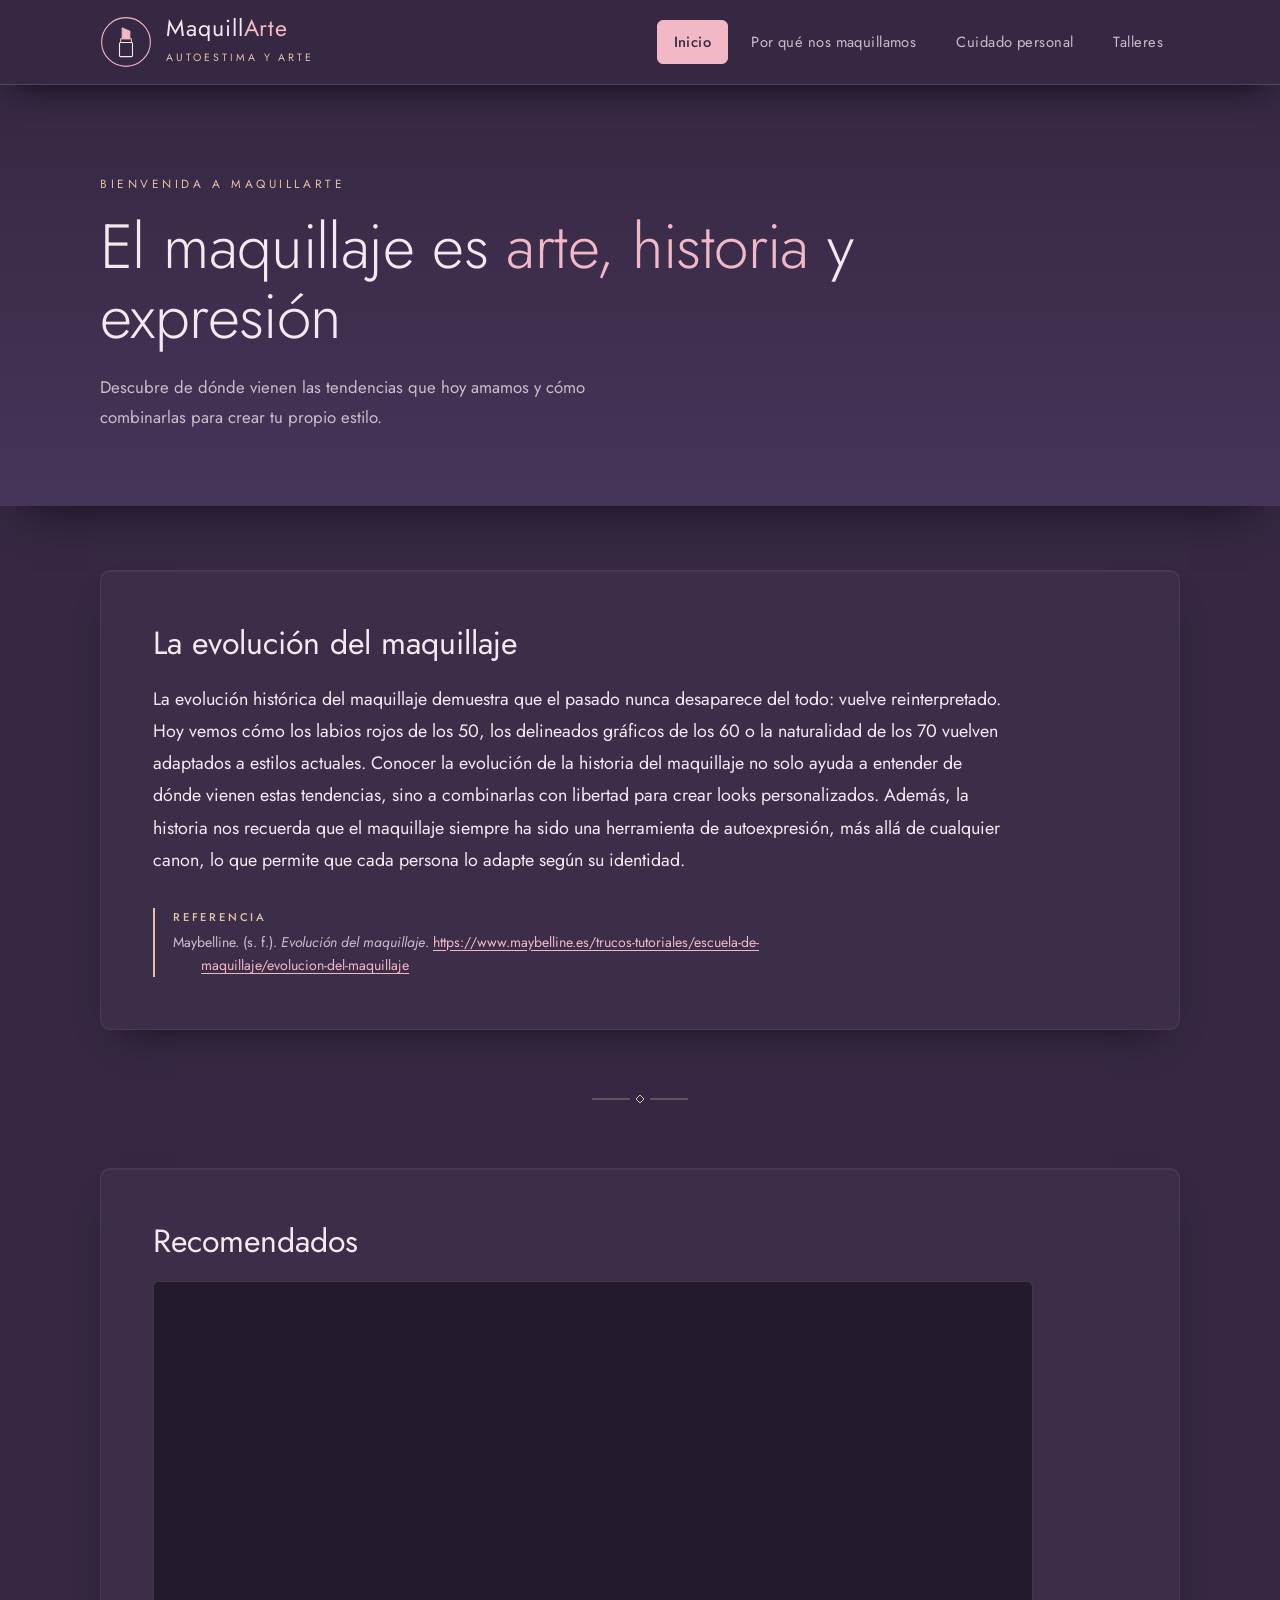
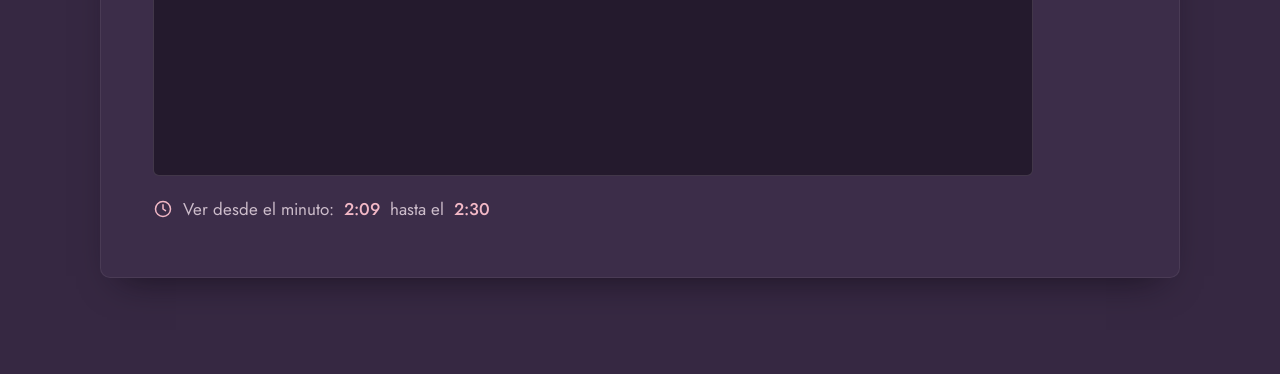
<file: index.html>
<!DOCTYPE html>
<html lang="es">
<head>
  <meta charset="UTF-8">
  <meta name="viewport" content="width=device-width, initial-scale=1.0">
  <title>MaquillArte | Inicio</title>
  <meta name="description" content="MaquillArte: la historia, el arte y el cuidado detrás del maquillaje.">
  <link rel="icon" type="image/svg+xml" href="img/logo.svg">
  <link rel="preconnect" href="https://fonts.googleapis.com">
  <link rel="preconnect" href="https://fonts.gstatic.com" crossorigin>
  <link href="https://fonts.googleapis.com/css2?family=Jost:wght@300;400;500&display=swap" rel="stylesheet">
  <link rel="stylesheet" href="css/styles.css">
</head>
<body>

  <header class="encabezado">
    <div class="contenedor">
      <a href="index.html" class="marca" aria-label="MaquillArte, ir al inicio">
        <img src="img/logo.svg" alt="Logo de MaquillArte">
        <span>
          <span class="marca-nombre">Maquill<em>Arte</em></span>
          <span class="marca-lema">Autoestima y arte</span>
        </span>
      </a>

      <button class="boton-menu" aria-label="Abrir menú" aria-expanded="false" aria-controls="menu-principal"><span></span></button>

      <nav class="menu" id="menu-principal" aria-label="Menú principal">
        <ul>
          <li><a href="index.html" class="activo" aria-current="page">Inicio</a></li>
          <li><a href="por-que-nos-maquillamos.html">Por qué nos maquillamos</a></li>
          <li><a href="cuidado-personal.html">Cuidado personal</a></li>
          <li><a href="#" data-talleres>Talleres</a></li>
        </ul>
      </nav>
    </div>
  </header>

  <main>
    <div class="banda-portada">
    <section class="portada contenedor">
      <span class="etiqueta">Bienvenida a MaquillArte</span>
      <h1>El maquillaje es <em>arte, historia</em> y expresión</h1>
      <p>Descubre de dónde vienen las tendencias que hoy amamos y cómo combinarlas para crear tu propio estilo.</p>
    </section>
    </div>

    <section class="seccion contenedor aparecer">
      <article class="tarjeta">
        <h2 class="titulo-seccion">
          La evolución del maquillaje
        </h2>

        <p class="texto-destacado">La evolución histórica del maquillaje demuestra que el pasado nunca desaparece del todo: vuelve reinterpretado. Hoy vemos cómo los labios rojos de los 50, los delineados gráficos de los 60 o la naturalidad de los 70 vuelven adaptados a estilos actuales. Conocer la evolución de la historia del maquillaje no solo ayuda a entender de dónde vienen estas tendencias, sino a combinarlas con libertad para crear looks personalizados. Además, la historia nos recuerda que el maquillaje siempre ha sido una herramienta de autoexpresión, más allá de cualquier canon, lo que permite que cada persona lo adapte según su identidad.</p>

        <div class="referencia">
          <strong>Referencia</strong>
          <p class="apa">Maybelline. (s. f.). <em>Evolución del maquillaje</em>. <a href="https://www.maybelline.es/trucos-tutoriales/escuela-de-maquillaje/evolucion-del-maquillaje" target="_blank" rel="noopener">https://www.maybelline.es/trucos-tutoriales/escuela-de-maquillaje/evolucion-del-maquillaje</a></p>
        </div>
      </article>
    </section>

    <section class="seccion contenedor aparecer">
      <article class="tarjeta">
        <h2 class="titulo-seccion">
          Recomendados
        </h2>

        <div class="video-marco">
          <div class="video">
            <iframe
              src="https://www.youtube-nocookie.com/embed/LgYsAsKsYkc?start=129&amp;end=150&amp;rel=0"
              title="Video recomendado sobre la evolución del maquillaje"
              loading="lazy"
              allow="accelerometer; autoplay; clipboard-write; encrypted-media; gyroscope; picture-in-picture; web-share"
              referrerpolicy="strict-origin-when-cross-origin"
              allowfullscreen></iframe>
          </div>
        </div>

        <p class="leyenda-video">
          <svg viewBox="0 0 24 24" fill="none" stroke="currentColor" stroke-width="1.8" stroke-linecap="round" stroke-linejoin="round" aria-hidden="true"><circle cx="12" cy="12" r="9"/><path d="M12 7v5l3 2"/></svg>
          Ver desde el minuto: <span class="tiempo">2:09</span> hasta el <span class="tiempo">2:30</span>
        </p>
      </article>
    </section>
  </main>

  <div class="aviso-fondo" role="dialog" aria-modal="true" aria-labelledby="aviso-titulo" aria-hidden="true">
    <div class="aviso">
      <div class="aviso-icono" aria-hidden="true">
        <svg viewBox="0 0 24 24" fill="none" stroke="currentColor" stroke-width="1.8" stroke-linecap="round" stroke-linejoin="round"><path d="M14.5 3.5l6 6-9 9H5.5v-6z"/><path d="M12 6l6 6"/><path d="M3 21h7"/></svg>
      </div>
      <h2 id="aviso-titulo">Talleres</h2>
      <p>En construcción...</p>
      <button class="aviso-cerrar" type="button">Entendido</button>
    </div>
  </div>

  <script src="js/main.js"></script>
</body>
</html>
</file>
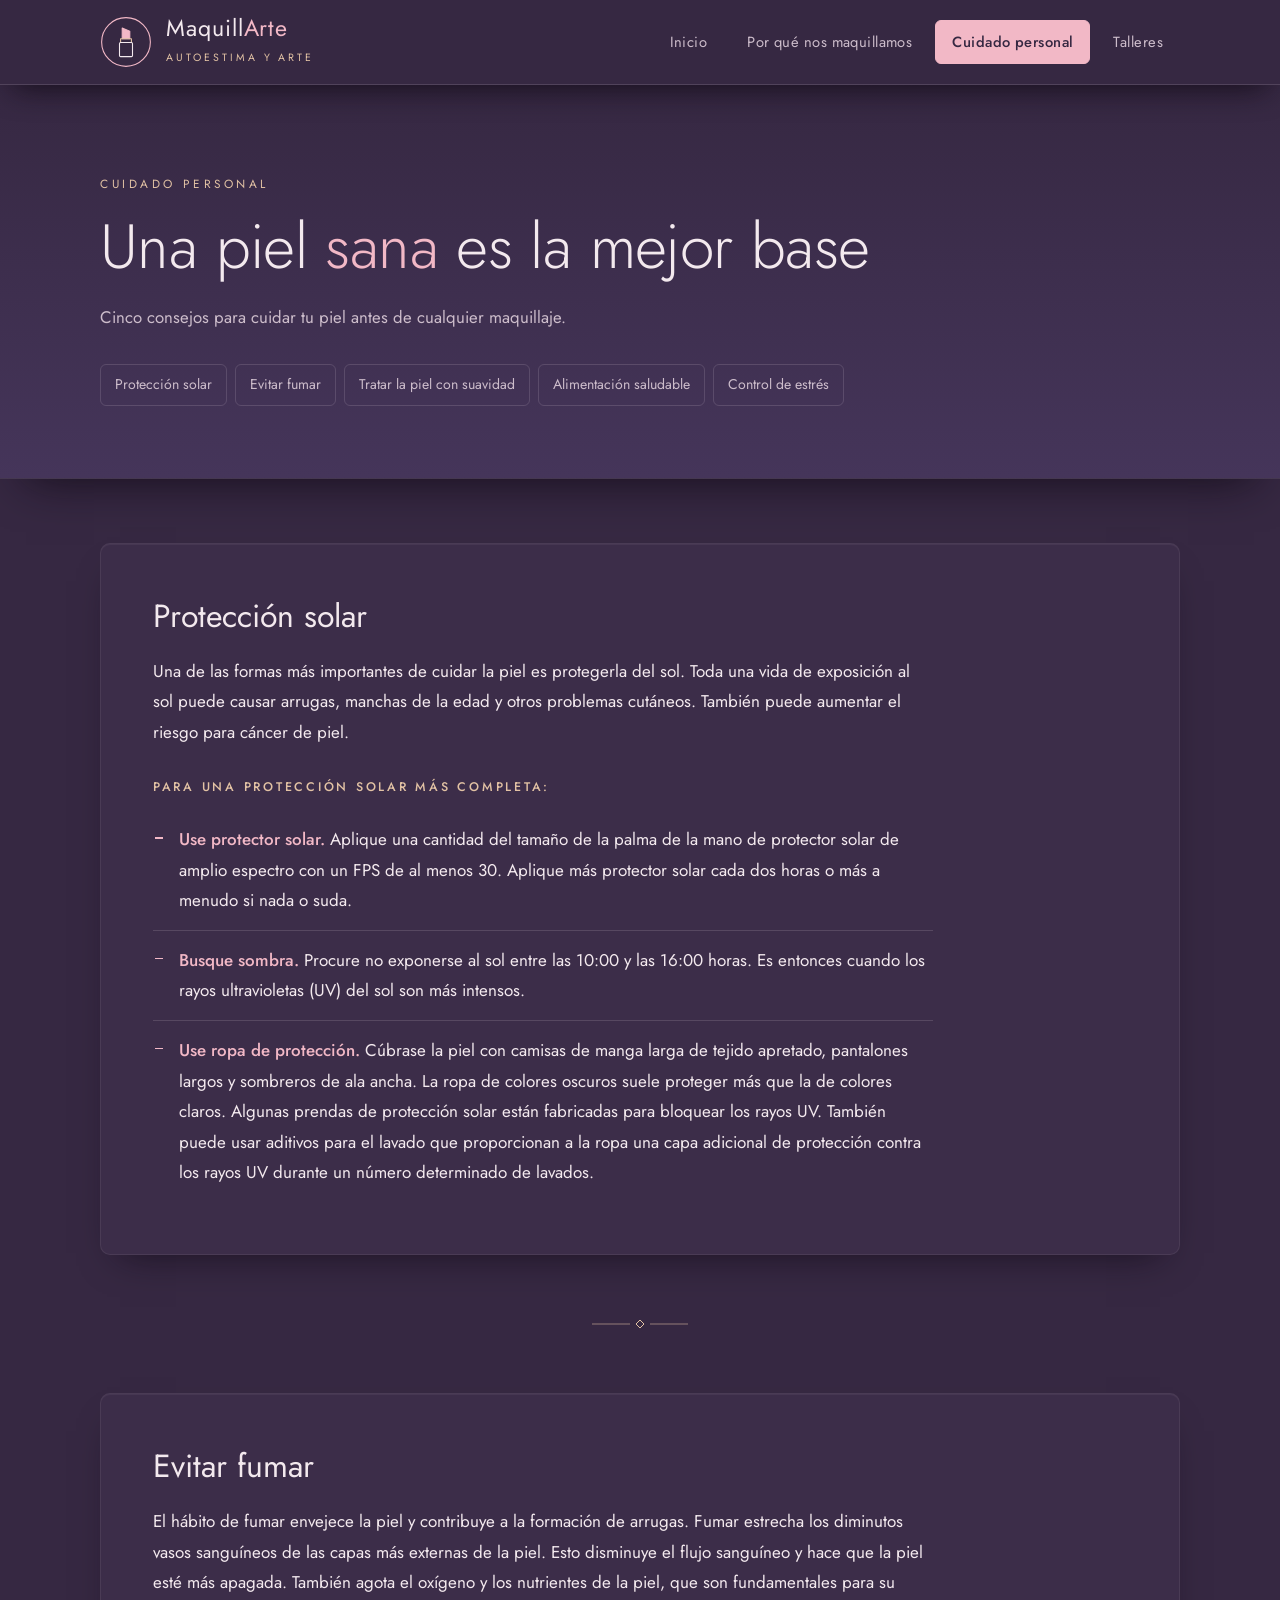
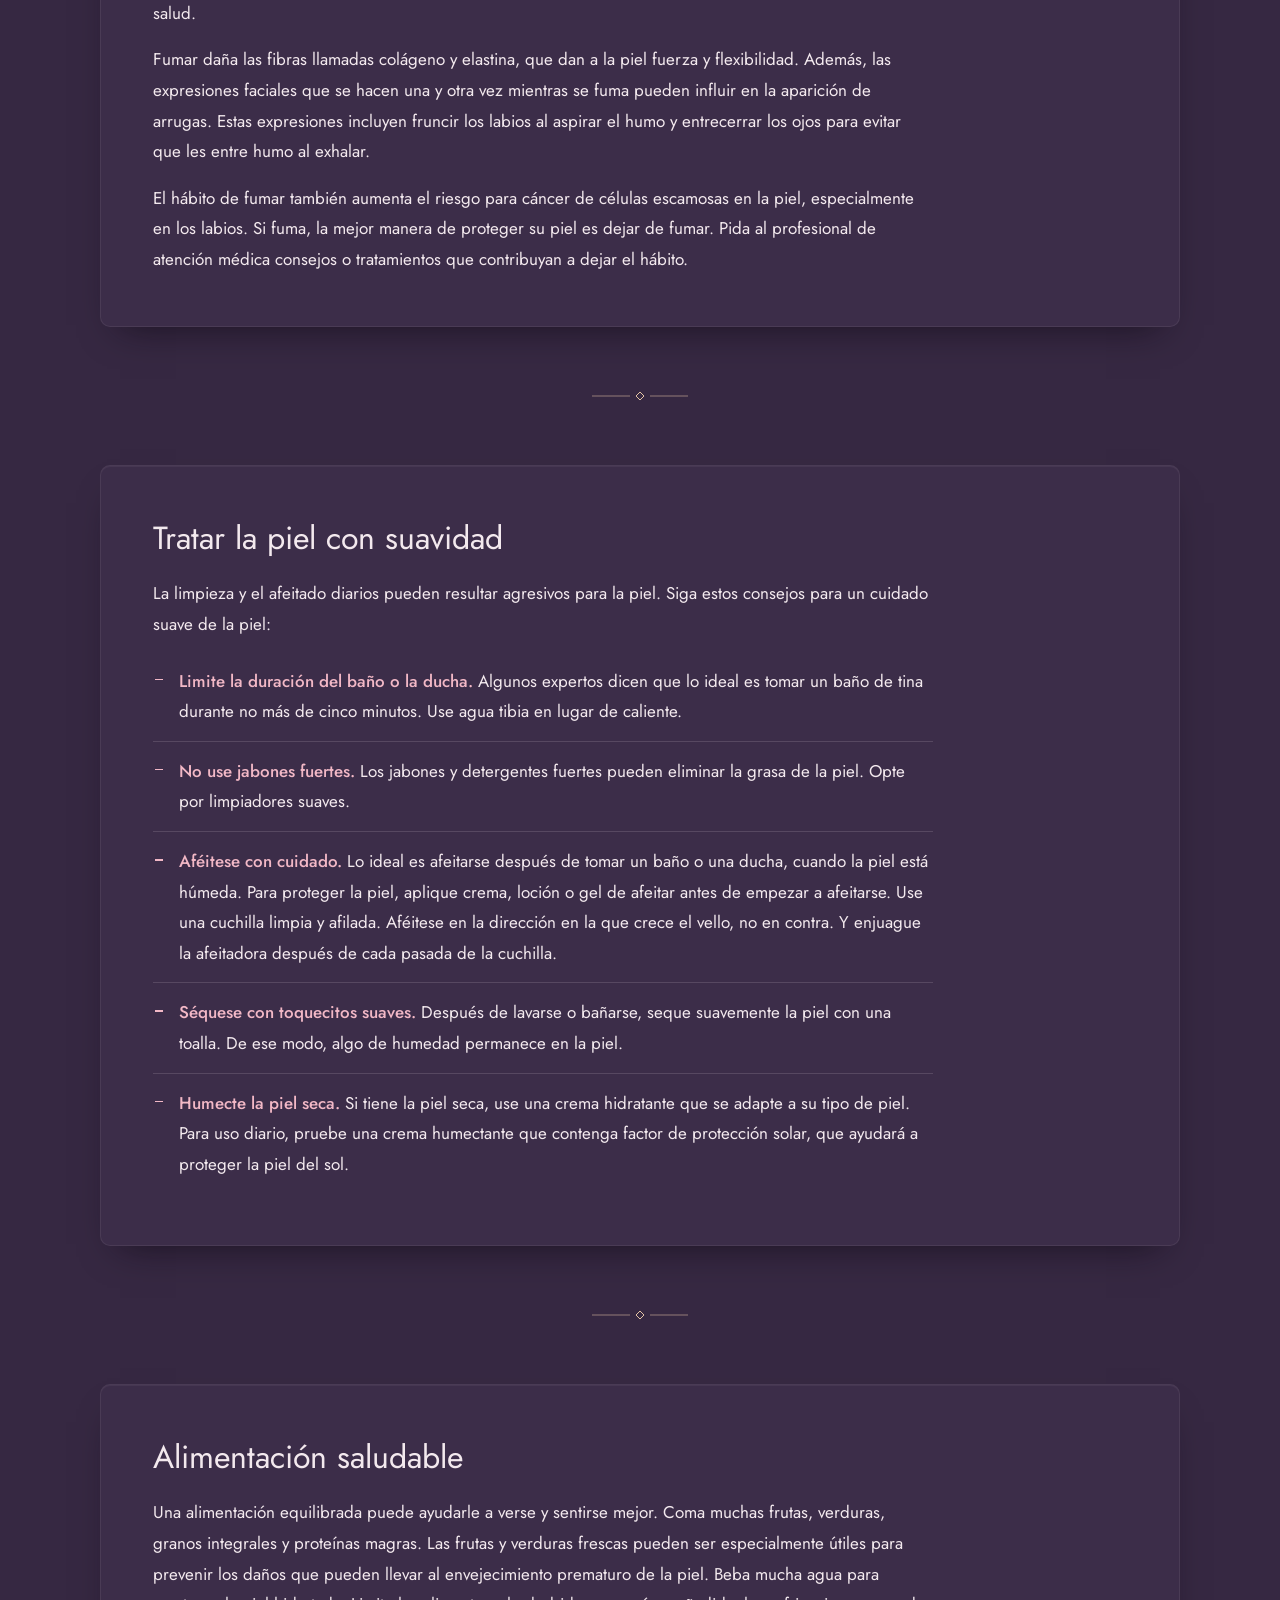
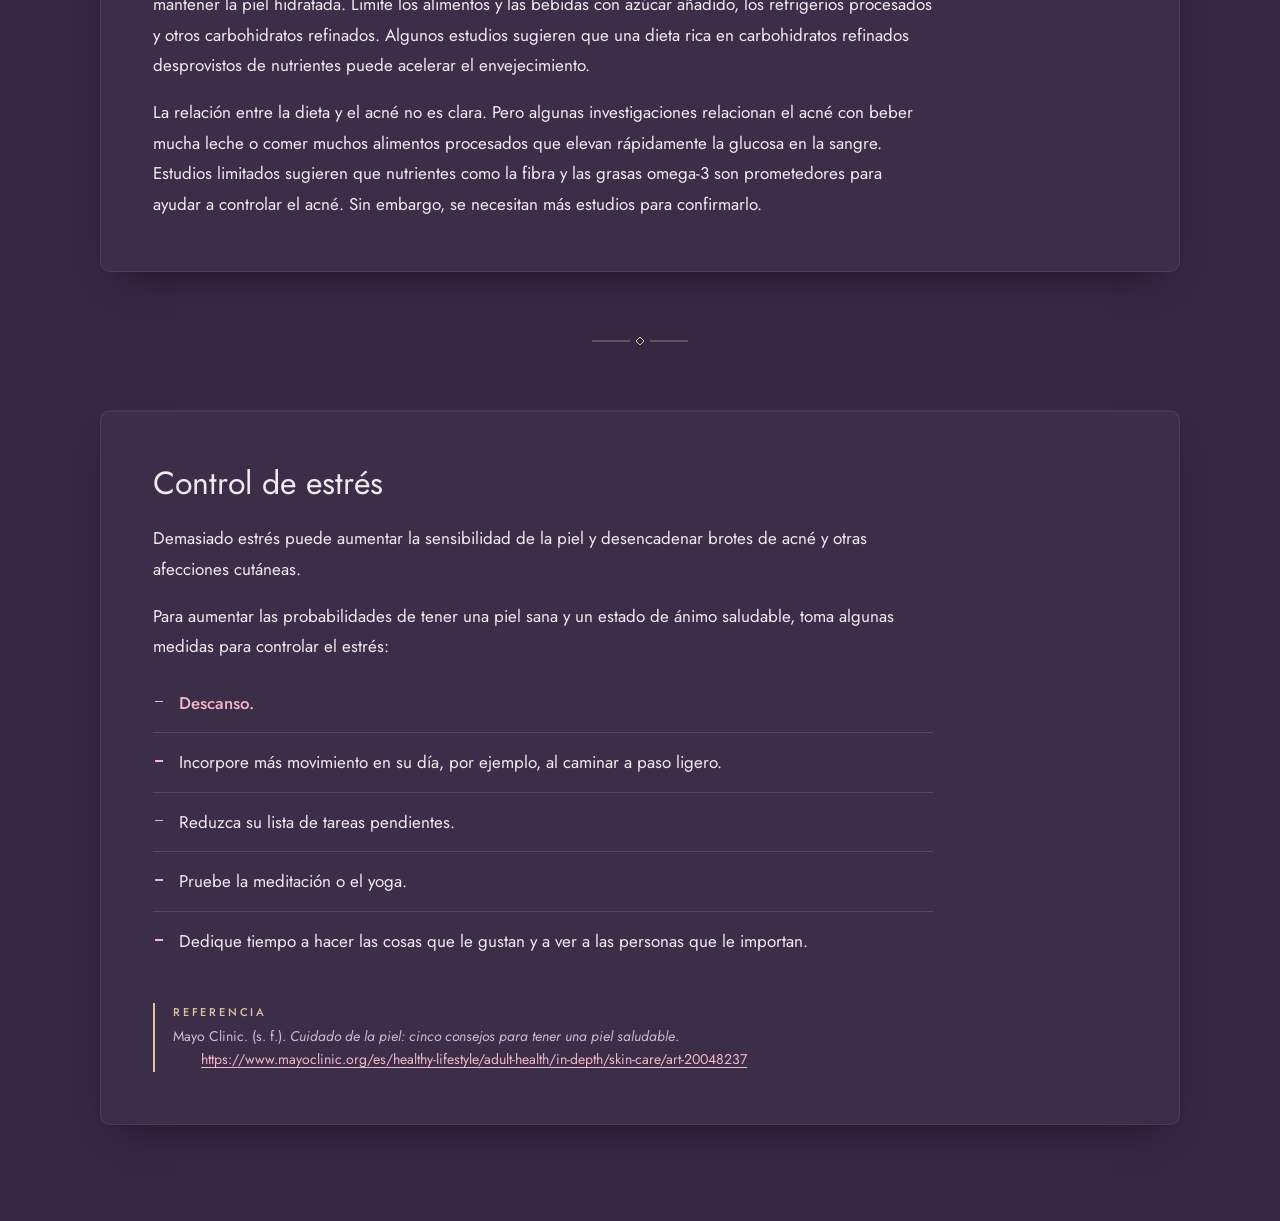
<file: cuidado-personal.html>
<!DOCTYPE html>
<html lang="es">
<head>
  <meta charset="UTF-8">
  <meta name="viewport" content="width=device-width, initial-scale=1.0">
  <title>MaquillArte | Cuidado personal</title>
  <meta name="description" content="Consejos para tener una piel saludable: protección solar, evitar fumar, cuidado suave, alimentación y control del estrés.">
  <link rel="icon" type="image/svg+xml" href="img/logo.svg">
  <link rel="preconnect" href="https://fonts.googleapis.com">
  <link rel="preconnect" href="https://fonts.gstatic.com" crossorigin>
  <link href="https://fonts.googleapis.com/css2?family=Jost:wght@300;400;500&display=swap" rel="stylesheet">
  <link rel="stylesheet" href="css/styles.css">
</head>
<body>

  <header class="encabezado">
    <div class="contenedor">
      <a href="index.html" class="marca" aria-label="MaquillArte, ir al inicio">
        <img src="img/logo.svg" alt="Logo de MaquillArte">
        <span>
          <span class="marca-nombre">Maquill<em>Arte</em></span>
          <span class="marca-lema">Autoestima y arte</span>
        </span>
      </a>

      <button class="boton-menu" aria-label="Abrir menú" aria-expanded="false" aria-controls="menu-principal"><span></span></button>

      <nav class="menu" id="menu-principal" aria-label="Menú principal">
        <ul>
          <li><a href="index.html">Inicio</a></li>
          <li><a href="por-que-nos-maquillamos.html">Por qué nos maquillamos</a></li>
          <li><a href="cuidado-personal.html" class="activo" aria-current="page">Cuidado personal</a></li>
          <li><a href="#" data-talleres>Talleres</a></li>
        </ul>
      </nav>
    </div>
  </header>

  <main>
    <div class="banda-portada">
    <section class="portada contenedor">
      <span class="etiqueta">Cuidado personal</span>
      <h1>Una piel <em>sana</em> es la mejor base</h1>
      <p>Cinco consejos para cuidar tu piel antes de cualquier maquillaje.</p>
      <nav class="indice-consejos" aria-label="Consejos">
        <a href="#proteccion-solar">Protección solar</a>
        <a href="#evitar-fumar">Evitar fumar</a>
        <a href="#piel-suave">Tratar la piel con suavidad</a>
        <a href="#alimentacion">Alimentación saludable</a>
        <a href="#estres">Control de estrés</a>
      </nav>
    </section>
    </div>

    <!-- 1. Protección solar -->
    <section class="seccion contenedor aparecer consejo" id="proteccion-solar">
      <article class="tarjeta">
        <h2 class="titulo-seccion">
          Protección solar
        </h2>
        <p>Una de las formas más importantes de cuidar la piel es protegerla del sol. Toda una vida de exposición al sol puede causar arrugas, manchas de la edad y otros problemas cutáneos. También puede aumentar el riesgo para cáncer de piel.</p>

        <h3>Para una protección solar más completa:</h3>
        <ul class="lista-consejos">
          <li><strong>Use protector solar.</strong> Aplique una cantidad del tamaño de la palma de la mano de protector solar de amplio espectro con un FPS de al menos 30. Aplique más protector solar cada dos horas o más a menudo si nada o suda.</li>
          <li><strong>Busque sombra.</strong> Procure no exponerse al sol entre las 10:00 y las 16:00 horas. Es entonces cuando los rayos ultravioletas (UV) del sol son más intensos.</li>
          <li><strong>Use ropa de protección.</strong> Cúbrase la piel con camisas de manga larga de tejido apretado, pantalones largos y sombreros de ala ancha. La ropa de colores oscuros suele proteger más que la de colores claros. Algunas prendas de protección solar están fabricadas para bloquear los rayos UV. También puede usar aditivos para el lavado que proporcionan a la ropa una capa adicional de protección contra los rayos UV durante un número determinado de lavados.</li>
        </ul>
      </article>
    </section>

    <!-- 2. Evitar fumar -->
    <section class="seccion contenedor aparecer consejo" id="evitar-fumar">
      <article class="tarjeta">
        <h2 class="titulo-seccion">
          Evitar fumar
        </h2>
        <p>El hábito de fumar envejece la piel y contribuye a la formación de arrugas. Fumar estrecha los diminutos vasos sanguíneos de las capas más externas de la piel. Esto disminuye el flujo sanguíneo y hace que la piel esté más apagada. También agota el oxígeno y los nutrientes de la piel, que son fundamentales para su salud.</p>
        <p>Fumar daña las fibras llamadas colágeno y elastina, que dan a la piel fuerza y flexibilidad. Además, las expresiones faciales que se hacen una y otra vez mientras se fuma pueden influir en la aparición de arrugas. Estas expresiones incluyen fruncir los labios al aspirar el humo y entrecerrar los ojos para evitar que les entre humo al exhalar.</p>
        <p>El hábito de fumar también aumenta el riesgo para cáncer de células escamosas en la piel, especialmente en los labios. Si fuma, la mejor manera de proteger su piel es dejar de fumar. Pida al profesional de atención médica consejos o tratamientos que contribuyan a dejar el hábito.</p>
      </article>
    </section>

    <!-- 3. Tratar la piel con suavidad -->
    <section class="seccion contenedor aparecer consejo" id="piel-suave">
      <article class="tarjeta">
        <h2 class="titulo-seccion">
          Tratar la piel con suavidad
        </h2>
        <p>La limpieza y el afeitado diarios pueden resultar agresivos para la piel. Siga estos consejos para un cuidado suave de la piel:</p>
        <ul class="lista-consejos">
          <li><strong>Limite la duración del baño o la ducha.</strong> Algunos expertos dicen que lo ideal es tomar un baño de tina durante no más de cinco minutos. Use agua tibia en lugar de caliente.</li>
          <li><strong>No use jabones fuertes.</strong> Los jabones y detergentes fuertes pueden eliminar la grasa de la piel. Opte por limpiadores suaves.</li>
          <li><strong>Aféitese con cuidado.</strong> Lo ideal es afeitarse después de tomar un baño o una ducha, cuando la piel está húmeda. Para proteger la piel, aplique crema, loción o gel de afeitar antes de empezar a afeitarse. Use una cuchilla limpia y afilada. Aféitese en la dirección en la que crece el vello, no en contra. Y enjuague la afeitadora después de cada pasada de la cuchilla.</li>
          <li><strong>Séquese con toquecitos suaves.</strong> Después de lavarse o bañarse, seque suavemente la piel con una toalla. De ese modo, algo de humedad permanece en la piel.</li>
          <li><strong>Humecte la piel seca.</strong> Si tiene la piel seca, use una crema hidratante que se adapte a su tipo de piel. Para uso diario, pruebe una crema humectante que contenga factor de protección solar, que ayudará a proteger la piel del sol.</li>
        </ul>
      </article>
    </section>

    <!-- 4. Alimentación saludable -->
    <section class="seccion contenedor aparecer consejo" id="alimentacion">
      <article class="tarjeta">
        <h2 class="titulo-seccion">
          Alimentación saludable
        </h2>
        <p>Una alimentación equilibrada puede ayudarle a verse y sentirse mejor. Coma muchas frutas, verduras, granos integrales y proteínas magras. Las frutas y verduras frescas pueden ser especialmente útiles para prevenir los daños que pueden llevar al envejecimiento prematuro de la piel. Beba mucha agua para mantener la piel hidratada. Limite los alimentos y las bebidas con azúcar añadido, los refrigerios procesados y otros carbohidratos refinados. Algunos estudios sugieren que una dieta rica en carbohidratos refinados desprovistos de nutrientes puede acelerar el envejecimiento.</p>
        <p>La relación entre la dieta y el acné no es clara. Pero algunas investigaciones relacionan el acné con beber mucha leche o comer muchos alimentos procesados que elevan rápidamente la glucosa en la sangre. Estudios limitados sugieren que nutrientes como la fibra y las grasas omega-3 son prometedores para ayudar a controlar el acné. Sin embargo, se necesitan más estudios para confirmarlo.</p>
      </article>
    </section>

    <!-- 5. Control de estrés -->
    <section class="seccion contenedor aparecer consejo" id="estres">
      <article class="tarjeta">
        <h2 class="titulo-seccion">
          Control de estrés
        </h2>
        <p>Demasiado estrés puede aumentar la sensibilidad de la piel y desencadenar brotes de acné y otras afecciones cutáneas.</p>
        <p>Para aumentar las probabilidades de tener una piel sana y un estado de ánimo saludable, toma algunas medidas para controlar el estrés:</p>
        <ul class="lista-consejos">
          <li><strong>Descanso.</strong></li>
          <li>Incorpore más movimiento en su día, por ejemplo, al caminar a paso ligero.</li>
          <li>Reduzca su lista de tareas pendientes.</li>
          <li>Pruebe la meditación o el yoga.</li>
          <li>Dedique tiempo a hacer las cosas que le gustan y a ver a las personas que le importan.</li>
        </ul>

        <div class="referencia">
          <strong>Referencia</strong>
          <p class="apa">Mayo Clinic. (s. f.). <em>Cuidado de la piel: cinco consejos para tener una piel saludable</em>. <a href="https://www.mayoclinic.org/es/healthy-lifestyle/adult-health/in-depth/skin-care/art-20048237" target="_blank" rel="noopener">https://www.mayoclinic.org/es/healthy-lifestyle/adult-health/in-depth/skin-care/art-20048237</a></p>
        </div>
      </article>
    </section>
  </main>

  <div class="aviso-fondo" role="dialog" aria-modal="true" aria-labelledby="aviso-titulo" aria-hidden="true">
    <div class="aviso">
      <div class="aviso-icono" aria-hidden="true">
        <svg viewBox="0 0 24 24" fill="none" stroke="currentColor" stroke-width="1.8" stroke-linecap="round" stroke-linejoin="round"><path d="M14.5 3.5l6 6-9 9H5.5v-6z"/><path d="M12 6l6 6"/><path d="M3 21h7"/></svg>
      </div>
      <h2 id="aviso-titulo">Talleres</h2>
      <p>En construcción...</p>
      <button class="aviso-cerrar" type="button">Entendido</button>
    </div>
  </div>

  <script src="js/main.js"></script>
</body>
</html>
</file>
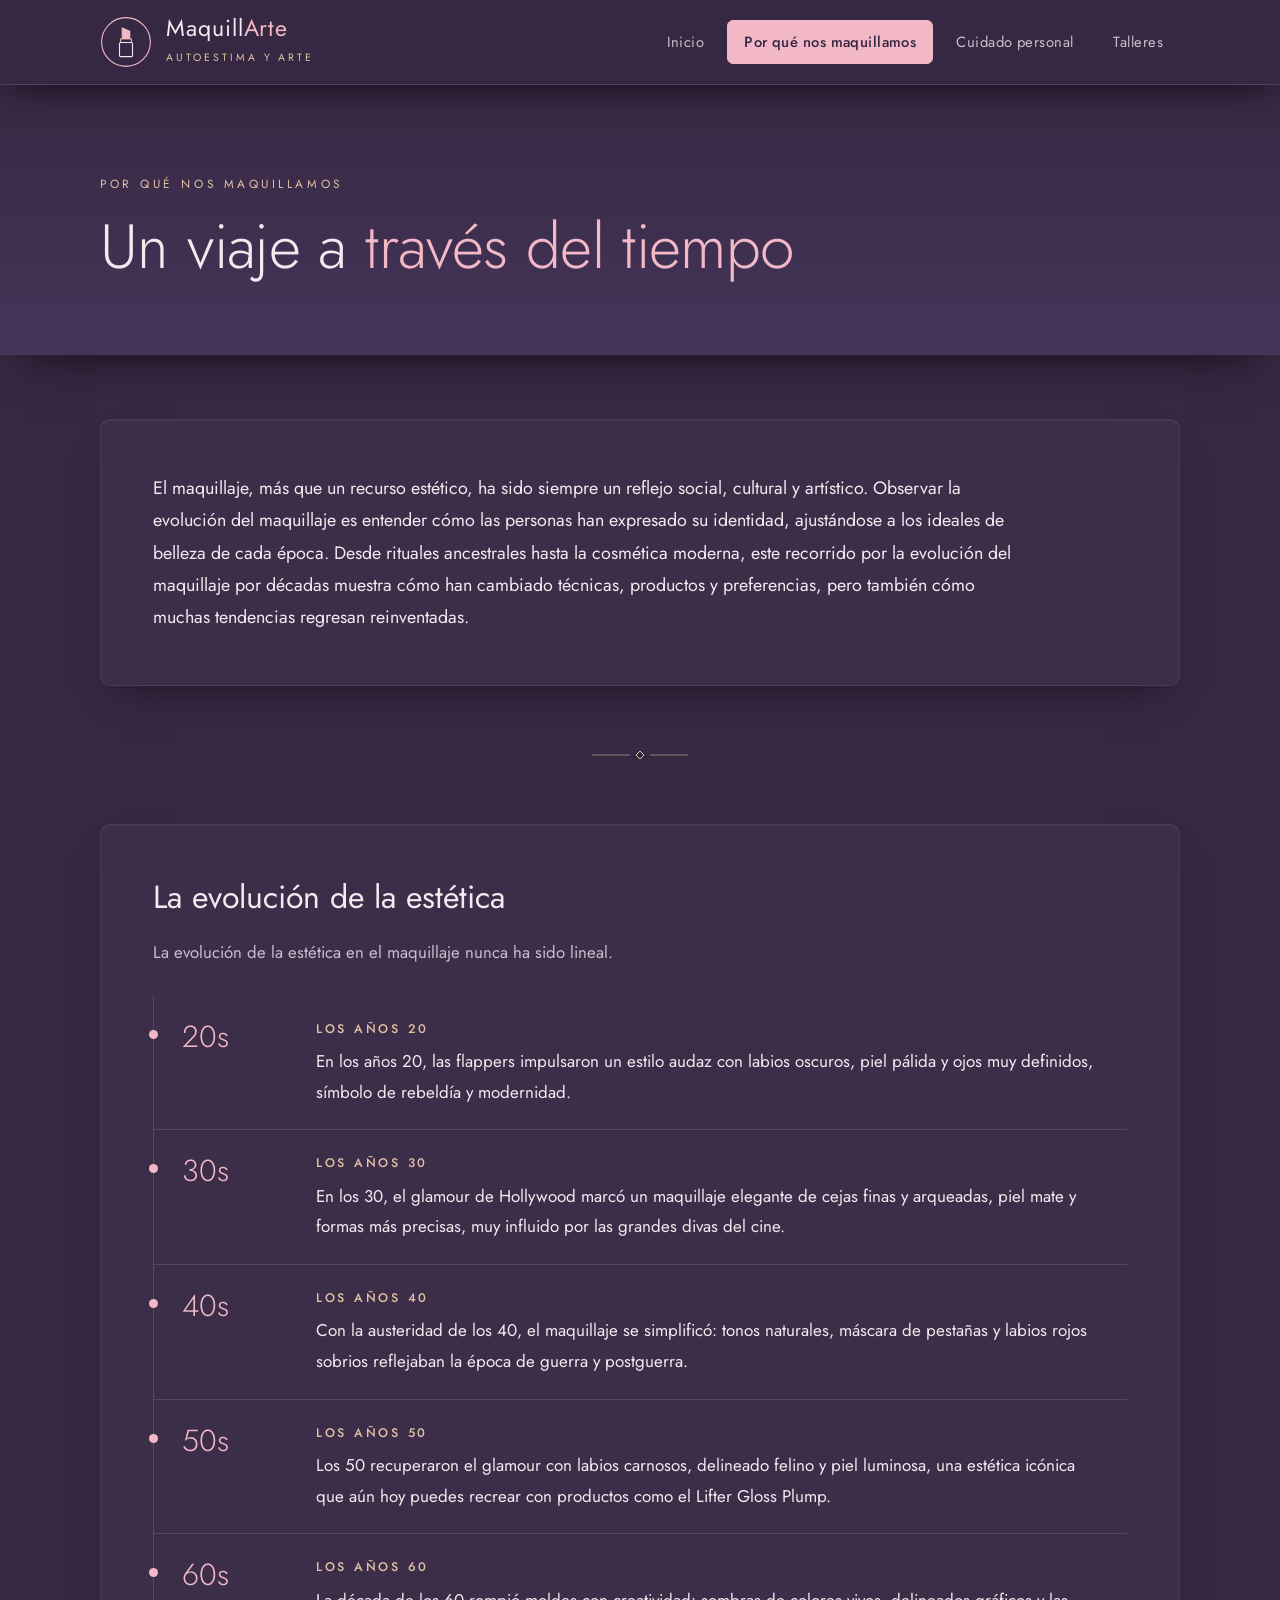
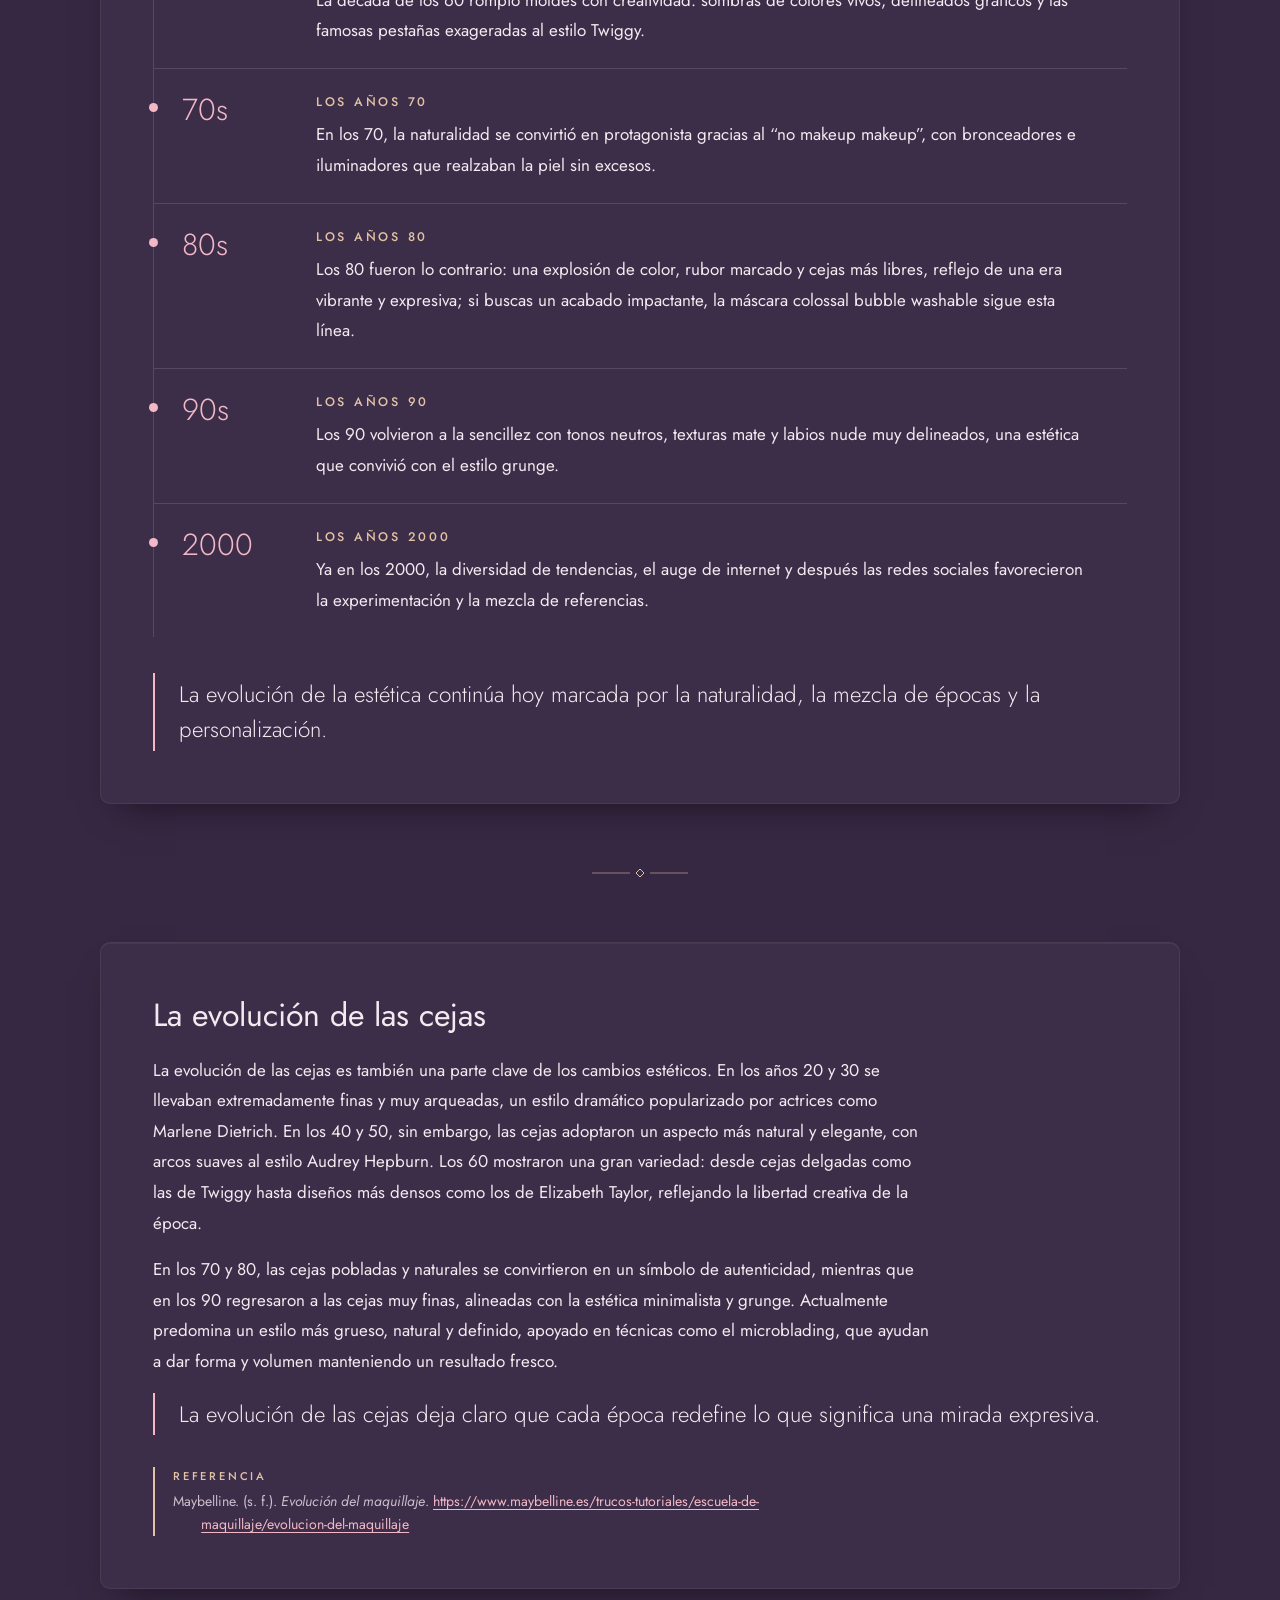
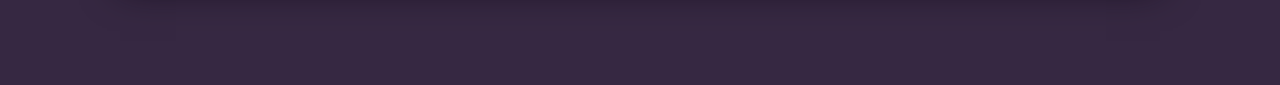
<file: por-que-nos-maquillamos.html>
<!DOCTYPE html>
<html lang="es">
<head>
  <meta charset="UTF-8">
  <meta name="viewport" content="width=device-width, initial-scale=1.0">
  <title>MaquillArte | Por qué nos maquillamos</title>
  <meta name="description" content="Un viaje a través del tiempo: la evolución del maquillaje y de las cejas por décadas.">
  <link rel="icon" type="image/svg+xml" href="img/logo.svg">
  <link rel="preconnect" href="https://fonts.googleapis.com">
  <link rel="preconnect" href="https://fonts.gstatic.com" crossorigin>
  <link href="https://fonts.googleapis.com/css2?family=Jost:wght@300;400;500&display=swap" rel="stylesheet">
  <link rel="stylesheet" href="css/styles.css">
</head>
<body>

  <header class="encabezado">
    <div class="contenedor">
      <a href="index.html" class="marca" aria-label="MaquillArte, ir al inicio">
        <img src="img/logo.svg" alt="Logo de MaquillArte">
        <span>
          <span class="marca-nombre">Maquill<em>Arte</em></span>
          <span class="marca-lema">Autoestima y arte</span>
        </span>
      </a>

      <button class="boton-menu" aria-label="Abrir menú" aria-expanded="false" aria-controls="menu-principal"><span></span></button>

      <nav class="menu" id="menu-principal" aria-label="Menú principal">
        <ul>
          <li><a href="index.html">Inicio</a></li>
          <li><a href="por-que-nos-maquillamos.html" class="activo" aria-current="page">Por qué nos maquillamos</a></li>
          <li><a href="cuidado-personal.html">Cuidado personal</a></li>
          <li><a href="#" data-talleres>Talleres</a></li>
        </ul>
      </nav>
    </div>
  </header>

  <main>
    <div class="banda-portada">
    <section class="portada contenedor">
      <span class="etiqueta">Por qué nos maquillamos</span>
      <h1>Un viaje a <em>través del tiempo</em></h1>
    </section>
    </div>

    <section class="seccion contenedor aparecer">
      <article class="tarjeta">
        <p class="texto-destacado">El maquillaje, más que un recurso estético, ha sido siempre un reflejo social, cultural y artístico. Observar la evolución del maquillaje es entender cómo las personas han expresado su identidad, ajustándose a los ideales de belleza de cada época. Desde rituales ancestrales hasta la cosmética moderna, este recorrido por la evolución del maquillaje por décadas muestra cómo han cambiado técnicas, productos y preferencias, pero también cómo muchas tendencias regresan reinventadas.</p>
      </article>
    </section>

    <section class="seccion contenedor aparecer">
      <article class="tarjeta">
        <h2 class="titulo-seccion">
          La evolución de la estética
        </h2>
        <p class="introduccion">La evolución de la estética en el maquillaje nunca ha sido lineal.</p>

        <div class="linea-tiempo">
          <div class="decada aparecer">
            <div class="decada-marca">20s</div>
            <div class="decada-contenido">
              <h3>Los años 20</h3>
              <p>En los años 20, las flappers impulsaron un estilo audaz con labios oscuros, piel pálida y ojos muy definidos, símbolo de rebeldía y modernidad.</p>
            </div>
          </div>

          <div class="decada aparecer">
            <div class="decada-marca">30s</div>
            <div class="decada-contenido">
              <h3>Los años 30</h3>
              <p>En los 30, el glamour de Hollywood marcó un maquillaje elegante de cejas finas y arqueadas, piel mate y formas más precisas, muy influido por las grandes divas del cine.</p>
            </div>
          </div>

          <div class="decada aparecer">
            <div class="decada-marca">40s</div>
            <div class="decada-contenido">
              <h3>Los años 40</h3>
              <p>Con la austeridad de los 40, el maquillaje se simplificó: tonos naturales, máscara de pestañas y labios rojos sobrios reflejaban la época de guerra y postguerra.</p>
            </div>
          </div>

          <div class="decada aparecer">
            <div class="decada-marca">50s</div>
            <div class="decada-contenido">
              <h3>Los años 50</h3>
              <p>Los 50 recuperaron el glamour con labios carnosos, delineado felino y piel luminosa, una estética icónica que aún hoy puedes recrear con productos como el Lifter Gloss Plump.</p>
            </div>
          </div>

          <div class="decada aparecer">
            <div class="decada-marca">60s</div>
            <div class="decada-contenido">
              <h3>Los años 60</h3>
              <p>La década de los 60 rompió moldes con creatividad: sombras de colores vivos, delineados gráficos y las famosas pestañas exageradas al estilo Twiggy.</p>
            </div>
          </div>

          <div class="decada aparecer">
            <div class="decada-marca">70s</div>
            <div class="decada-contenido">
              <h3>Los años 70</h3>
              <p>En los 70, la naturalidad se convirtió en protagonista gracias al “no makeup makeup”, con bronceadores e iluminadores que realzaban la piel sin excesos.</p>
            </div>
          </div>

          <div class="decada aparecer">
            <div class="decada-marca">80s</div>
            <div class="decada-contenido">
              <h3>Los años 80</h3>
              <p>Los 80 fueron lo contrario: una explosión de color, rubor marcado y cejas más libres, reflejo de una era vibrante y expresiva; si buscas un acabado impactante, la máscara colossal bubble washable sigue esta línea.</p>
            </div>
          </div>

          <div class="decada aparecer">
            <div class="decada-marca">90s</div>
            <div class="decada-contenido">
              <h3>Los años 90</h3>
              <p>Los 90 volvieron a la sencillez con tonos neutros, texturas mate y labios nude muy delineados, una estética que convivió con el estilo grunge.</p>
            </div>
          </div>

          <div class="decada aparecer">
            <div class="decada-marca">2000</div>
            <div class="decada-contenido">
              <h3>Los años 2000</h3>
              <p>Ya en los 2000, la diversidad de tendencias, el auge de internet y después las redes sociales favorecieron la experimentación y la mezcla de referencias.</p>
            </div>
          </div>
        </div>

        <p class="cita-grande">La evolución de la estética continúa hoy marcada por la naturalidad, la mezcla de épocas y la personalización.</p>
      </article>
    </section>

    <section class="seccion contenedor aparecer">
      <article class="tarjeta">
        <h2 class="titulo-seccion">
          La evolución de las cejas
        </h2>

        <p>La evolución de las cejas es también una parte clave de los cambios estéticos. En los años 20 y 30 se llevaban extremadamente finas y muy arqueadas, un estilo dramático popularizado por actrices como Marlene Dietrich. En los 40 y 50, sin embargo, las cejas adoptaron un aspecto más natural y elegante, con arcos suaves al estilo Audrey Hepburn. Los 60 mostraron una gran variedad: desde cejas delgadas como las de Twiggy hasta diseños más densos como los de Elizabeth Taylor, reflejando la libertad creativa de la época.</p>
        <p>En los 70 y 80, las cejas pobladas y naturales se convirtieron en un símbolo de autenticidad, mientras que en los 90 regresaron a las cejas muy finas, alineadas con la estética minimalista y grunge. Actualmente predomina un estilo más grueso, natural y definido, apoyado en técnicas como el microblading, que ayudan a dar forma y volumen manteniendo un resultado fresco.</p>

        <p class="cita-grande">La evolución de las cejas deja claro que cada época redefine lo que significa una mirada expresiva.</p>

        <div class="referencia">
          <strong>Referencia</strong>
          <p class="apa">Maybelline. (s. f.). <em>Evolución del maquillaje</em>. <a href="https://www.maybelline.es/trucos-tutoriales/escuela-de-maquillaje/evolucion-del-maquillaje" target="_blank" rel="noopener">https://www.maybelline.es/trucos-tutoriales/escuela-de-maquillaje/evolucion-del-maquillaje</a></p>
        </div>
      </article>
    </section>
  </main>

  <div class="aviso-fondo" role="dialog" aria-modal="true" aria-labelledby="aviso-titulo" aria-hidden="true">
    <div class="aviso">
      <div class="aviso-icono" aria-hidden="true">
        <svg viewBox="0 0 24 24" fill="none" stroke="currentColor" stroke-width="1.8" stroke-linecap="round" stroke-linejoin="round"><path d="M14.5 3.5l6 6-9 9H5.5v-6z"/><path d="M12 6l6 6"/><path d="M3 21h7"/></svg>
      </div>
      <h2 id="aviso-titulo">Talleres</h2>
      <p>En construcción...</p>
      <button class="aviso-cerrar" type="button">Entendido</button>
    </div>
  </div>

  <script src="js/main.js"></script>
</body>
</html>
</file>
<file: css/styles.css>
/* ==========================================================
   MaquillArte — Hoja de estilos
   Fondo ciruela (#362842) con tonos de maquillaje claros encima
   ========================================================== */

:root {
  --fondo: #362842;
  --superficie: #3F3050;
  --superficie-2: #47375A;
  --linea: rgba(243, 233, 238, .14);

  --texto: #F3E9EE;        /* blanco cálido  */
  --texto-suave: #CDBDCB;  /* lila grisáceo  */
  --rosa: #F2B8C6;         /* rubor / acento */
  --nude: #E2C2A4;         /* nude / dorado  */

  --ancho: 1080px;
  --radio: 6px;
  --fuente: "Jost", "Helvetica Neue", Arial, sans-serif;
}

* { box-sizing: border-box; margin: 0; padding: 0; }

html { scroll-behavior: smooth; }

body {
  font-family: var(--fuente);
  font-weight: 400;
  font-size: 17px;
  color: var(--texto);
  background: var(--fondo);
  line-height: 1.8;
  min-height: 100vh;
  display: flex;
  flex-direction: column;
  -webkit-font-smoothing: antialiased;
}

img { max-width: 100%; display: block; }

a {
  color: var(--rosa);
  text-underline-offset: 3px;
}

strong { font-weight: 500; }

.contenedor {
  width: min(var(--ancho), 100% - 32px);
  margin-inline: auto;
}

/* ---------------- Encabezado y menú ---------------- */

.encabezado {
  position: sticky;
  top: 0;
  z-index: 50;
  background: var(--fondo);
  border-bottom: 1px solid var(--linea);
  /* Sombra divisoria con la portada (y con el contenido al desplazarse) */
  box-shadow: 0 16px 30px -14px rgba(12, 6, 16, .8);
}

.encabezado .contenedor {
  display: flex;
  align-items: center;
  justify-content: space-between;
  gap: 24px;
  padding-block: 16px;
}

.marca {
  display: flex;
  align-items: center;
  gap: 14px;
  text-decoration: none;
  color: var(--texto);
  flex-shrink: 0;
}

.marca img { width: 52px; height: 52px; }

.marca-nombre {
  display: block;
  font-size: 1.45rem;
  font-weight: 400;
  letter-spacing: .04em;
  line-height: 1;
}

.marca-nombre em {
  font-style: normal;
  color: var(--rosa);
}

.marca-lema {
  display: block;
  font-size: .66rem;
  font-weight: 400;
  letter-spacing: .28em;
  text-transform: uppercase;
  color: var(--nude);
  margin-top: 7px;
}

.menu ul {
  display: flex;
  gap: 6px;
  list-style: none;
}

.menu a {
  display: inline-block;
  padding: 8px 16px;
  border: 1px solid transparent;
  border-radius: var(--radio);
  color: var(--texto-suave);
  text-decoration: none;
  font-size: .92rem;
  font-weight: 400;
  letter-spacing: .03em;
  transition: color .2s ease, border-color .2s ease;
  white-space: nowrap;
}

.menu a:hover {
  color: var(--texto);
  border-color: var(--linea);
}

.menu a.activo {
  color: var(--fondo);
  background: var(--rosa);
  border-color: var(--rosa);
  font-weight: 500;
}

.boton-menu {
  display: none;
  background: none;
  border: 1px solid var(--linea);
  border-radius: var(--radio);
  width: 44px;
  height: 44px;
  cursor: pointer;
  color: var(--texto);
}

.boton-menu span,
.boton-menu span::before,
.boton-menu span::after {
  display: block;
  width: 20px;
  height: 1.5px;
  background: currentColor;
  margin-inline: auto;
  position: relative;
  transition: transform .3s ease, background .3s ease;
}

.boton-menu span::before,
.boton-menu span::after { content: ""; position: absolute; left: 0; }
.boton-menu span::before { top: -6px; }
.boton-menu span::after { top: 6px; }

.boton-menu[aria-expanded="true"] span { background: transparent; }
.boton-menu[aria-expanded="true"] span::before { transform: translateY(6px) rotate(45deg); }
.boton-menu[aria-expanded="true"] span::after { transform: translateY(-6px) rotate(-45deg); }

/* ---------------- Portada ---------------- */

/* Franja de ancho completo: se aclara hacia abajo y proyecta una sombra suave sobre el contenido */
.banda-portada {
  position: relative;
  z-index: 1;
  background: linear-gradient(180deg, var(--fondo) 0%, #45355A 100%);
  border-bottom: 1px solid rgba(243, 233, 238, .08);
  box-shadow: 0 26px 44px -26px rgba(12, 6, 16, .8);
}

.portada {
  padding: 88px 0 72px;
}

.etiqueta {
  display: block;
  font-size: .74rem;
  font-weight: 400;
  letter-spacing: .3em;
  text-transform: uppercase;
  color: var(--nude);
  margin-bottom: 18px;
}

.portada h1 {
  font-size: clamp(2.2rem, 5.2vw, 3.9rem);
  font-weight: 300;
  line-height: 1.12;
  letter-spacing: -.01em;
  max-width: 780px;
}

.portada h1 em {
  font-style: normal;
  color: var(--rosa);
}

.portada p {
  max-width: 560px;
  margin-top: 20px;
  color: var(--texto-suave);
  font-size: 1.05rem;
}

/* ---------------- Secciones ---------------- */

main { flex: 1; padding-bottom: 96px; }

.seccion { margin-top: 64px; }

/* Adorno editorial entre secciones: línea · rombo · línea */
.seccion + .seccion::before {
  content: "";
  display: block;
  width: 96px;
  height: 10px;
  margin: 0 auto 64px;
  background: center / contain no-repeat url("data:image/svg+xml,%3Csvg xmlns='http://www.w3.org/2000/svg' viewBox='0 0 96 10'%3E%3Cpath d='M0 5h38M58 5h38' stroke='%23E2C2A4' stroke-opacity='.55' stroke-width='1'/%3E%3Cpath d='M48 1l4 4-4 4-4-4z' fill='none' stroke='%23E2C2A4' stroke-width='1'/%3E%3C/svg%3E");
}

/* Panel apenas más claro que el fondo, con sombra difusa */
.tarjeta {
  background: #3C2D49;
  border: 1px solid rgba(243, 233, 238, .07);
  border-radius: 10px;
  padding: clamp(24px, 4.5vw, 52px);
  box-shadow:
    inset 0 1px 0 rgba(243, 233, 238, .05),
    0 18px 36px -20px rgba(12, 6, 16, .7);
}

.titulo-seccion {
  font-size: clamp(1.5rem, 2.8vw, 2rem);
  font-weight: 400;
  line-height: 1.25;
  margin-bottom: 20px;
  color: var(--texto);
}

.tarjeta p { max-width: 78ch; }
.tarjeta p + p { margin-top: 16px; }

.texto-destacado {
  font-size: 1.12rem;
  color: var(--texto);
}

/* Referencia APA */
.referencia {
  margin-top: 32px;
  padding-left: 18px;
  border-left: 2px solid var(--nude);
  font-size: .88rem;
  color: var(--texto-suave);
  line-height: 1.65;
}

.referencia strong {
  display: block;
  font-size: .7rem;
  font-weight: 500;
  letter-spacing: .25em;
  text-transform: uppercase;
  color: var(--nude);
  margin-bottom: 4px;
}

.referencia a { word-break: break-word; }

/* Sangría francesa estilo APA */
.referencia .apa {
  padding-left: 2em;
  text-indent: -2em;
}

/* ---------------- Video ---------------- */

.video-marco {
  max-width: 880px;
  margin-top: 8px;
}

.video {
  position: relative;
  aspect-ratio: 16 / 9;
  border-radius: var(--radio);
  overflow: hidden;
  background: #241A2D;
  border: 1px solid var(--linea);
}

.video iframe {
  position: absolute;
  inset: 0;
  width: 100%;
  height: 100%;
  border: 0;
}

.leyenda-video {
  display: flex;
  align-items: center;
  gap: 10px;
  flex-wrap: wrap;
  margin-top: 18px;
  color: var(--texto-suave);
}

.leyenda-video svg { width: 20px; height: 20px; color: var(--rosa); }

.leyenda-video .tiempo {
  color: var(--rosa);
  font-weight: 500;
}

/* ---------------- Línea de tiempo (décadas) ---------------- */

.introduccion {
  font-size: 1.05rem;
  color: var(--texto-suave);
}

.linea-tiempo {
  margin-top: 28px;
  border-left: 1px solid var(--linea);
}

.decada {
  position: relative;
  display: grid;
  grid-template-columns: 110px 1fr;
  gap: 24px;
  padding: 22px 0 22px 28px;
}

.decada + .decada { border-top: 1px solid var(--linea); }

.decada::before {
  content: "";
  position: absolute;
  left: -5px;
  top: 34px;
  width: 9px;
  height: 9px;
  border-radius: 50%;
  background: var(--rosa);
}

.decada-marca {
  font-size: 1.9rem;
  font-weight: 300;
  line-height: 1.2;
  color: var(--rosa);
}

.decada-contenido h3 {
  font-size: .78rem;
  font-weight: 500;
  letter-spacing: .22em;
  text-transform: uppercase;
  color: var(--nude);
  margin-bottom: 6px;
}

.decada-contenido p { color: var(--texto); }

.cita-grande {
  margin-top: 36px;
  padding: 4px 0 4px 24px;
  border-left: 2px solid var(--rosa);
  font-size: clamp(1.15rem, 2.2vw, 1.4rem);
  font-weight: 300;
  line-height: 1.55;
  color: var(--texto);
}

/* ---------------- Cuidado personal ---------------- */

.indice-consejos {
  display: flex;
  flex-wrap: wrap;
  gap: 8px;
  margin-top: 32px;
}

.indice-consejos a {
  text-decoration: none;
  font-size: .88rem;
  padding: 7px 14px;
  border-radius: var(--radio);
  border: 1px solid var(--linea);
  color: var(--texto-suave);
  transition: color .2s ease, border-color .2s ease;
}

.indice-consejos a:hover {
  color: var(--rosa);
  border-color: var(--rosa);
}

.consejo { scroll-margin-top: 110px; }

.consejo h3 {
  font-size: .78rem;
  font-weight: 500;
  letter-spacing: .22em;
  text-transform: uppercase;
  color: var(--nude);
  margin: 28px 0 6px;
}

.lista-consejos {
  list-style: none;
  margin-top: 12px;
  max-width: 78ch;
}

.lista-consejos li {
  position: relative;
  padding: 14px 0 14px 26px;
  border-bottom: 1px solid var(--linea);
}

.lista-consejos li:last-child { border-bottom: 0; }

.lista-consejos li::before {
  content: "";
  position: absolute;
  left: 2px;
  top: 27px;
  width: 8px;
  height: 1.5px;
  background: var(--rosa);
}

.lista-consejos li strong { color: var(--rosa); }

/* ---------------- Aviso "En construcción" ---------------- */

.aviso-fondo {
  position: fixed;
  inset: 0;
  z-index: 100;
  display: grid;
  place-items: center;
  padding: 16px;
  background: rgba(20, 13, 26, .7);
  opacity: 0;
  visibility: hidden;
  transition: opacity .25s ease, visibility .25s ease;
}

.aviso-fondo.visible { opacity: 1; visibility: visible; }

.aviso {
  width: min(400px, 100%);
  text-align: center;
  background: var(--superficie);
  border: 1px solid var(--linea);
  border-radius: 10px;
  padding: 40px 28px 30px;
  transform: translateY(12px);
  transition: transform .25s ease;
}

.aviso-fondo.visible .aviso { transform: none; }

.aviso-icono {
  width: 56px;
  height: 56px;
  margin: 0 auto 18px;
  color: var(--rosa);
}

.aviso-icono svg { width: 100%; height: 100%; stroke-width: 1.2; }

.aviso h2 {
  font-size: 1.6rem;
  font-weight: 400;
}

.aviso p {
  color: var(--texto-suave);
  margin-top: 6px;
}

.aviso-cerrar {
  margin-top: 26px;
  border: 0;
  cursor: pointer;
  padding: 11px 28px;
  border-radius: var(--radio);
  font-family: inherit;
  font-weight: 500;
  font-size: .95rem;
  letter-spacing: .03em;
  color: var(--fondo);
  background: var(--rosa);
  transition: opacity .2s ease;
}

.aviso-cerrar:hover { opacity: .88; }

/* Enfoque visible con teclado */
a:focus-visible,
button:focus-visible {
  outline: 2px solid var(--nude);
  outline-offset: 3px;
}

/* ---------------- Animación de aparición ---------------- */

.aparecer {
  opacity: 0;
  transform: translateY(16px);
  transition: opacity .6s ease, transform .6s ease;
}

.aparecer.visible { opacity: 1; transform: none; }

@media (prefers-reduced-motion: reduce) {
  *, *::before, *::after { transition: none !important; }
  .aparecer { opacity: 1; transform: none; }
}

/* ---------------- Adaptable (celular / tablet) ---------------- */

@media (max-width: 960px) {
  .boton-menu { display: grid; place-items: center; }

  .menu {
    position: absolute;
    top: 100%;
    left: 0;
    right: 0;
    background: var(--fondo);
    border-bottom: 1px solid var(--linea);
    max-height: 0;
    overflow: hidden;
    transition: max-height .3s ease;
  }

  .menu.abierto { max-height: 400px; }

  .menu ul {
    flex-direction: column;
    padding: 12px 16px 18px;
    gap: 4px;
  }

  .menu a {
    display: block;
    padding: 12px 14px;
  }
}

@media (max-width: 560px) {
  body { font-size: 16px; }
  .marca img { width: 44px; height: 44px; }
  .marca-nombre { font-size: 1.25rem; }
  .marca-lema { letter-spacing: .2em; font-size: .6rem; }
  .portada { padding: 56px 0 52px; }
  .seccion { margin-top: 40px; }
  .seccion + .seccion::before { margin-bottom: 40px; }

  .decada {
    grid-template-columns: 1fr;
    gap: 4px;
    padding-left: 20px;
  }
  .decada::before { top: 36px; }
  .decada-marca { font-size: 1.6rem; }
}
</file>
